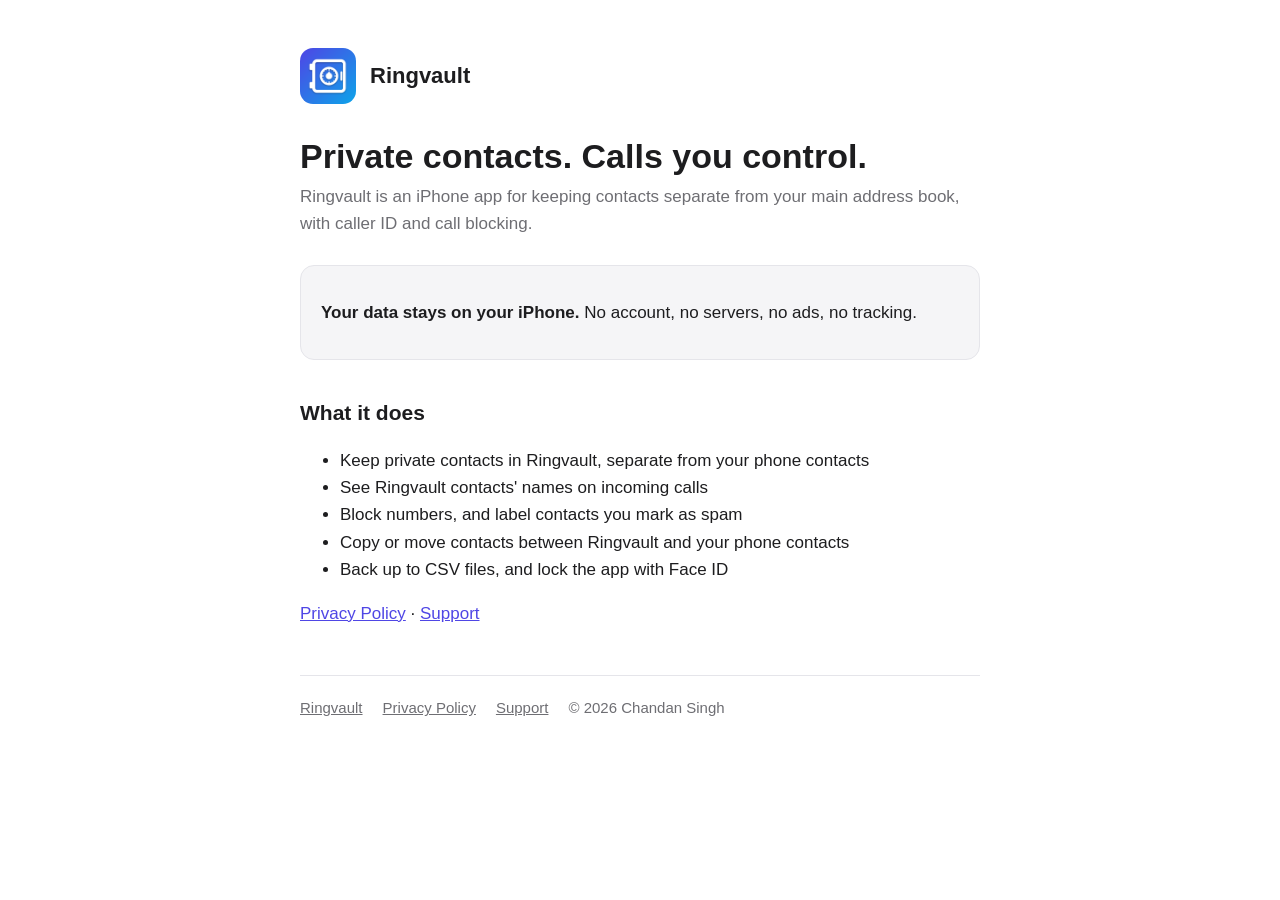
<file: index.html>
<!doctype html>
<html lang="en">
<head>
<meta charset="utf-8">
<meta name="viewport" content="width=device-width, initial-scale=1">
<title>Ringvault</title>
<meta name="description" content="Ringvault keeps your private contacts on your iPhone, with caller ID and spam call blocking.">
<link rel="icon" href="icon.png">
<link rel="stylesheet" href="style.css">
</head>
<body>
<main>
<header><img src="icon.png" alt=""><a href="">Ringvault</a></header>
<h1>Private contacts. Calls you control.</h1>
<p class="meta">Ringvault is an iPhone app for keeping contacts separate from your main address book, with caller ID and call blocking.</p>
<div class="summary">
<p><strong>Your data stays on your iPhone.</strong> No account, no servers, no ads, no tracking.</p>
</div>
<h2>What it does</h2>
<ul>
<li>Keep private contacts in Ringvault, separate from your phone contacts</li>
<li>See Ringvault contacts' names on incoming calls</li>
<li>Block numbers, and label contacts you mark as spam</li>
<li>Copy or move contacts between Ringvault and your phone contacts</li>
<li>Back up to CSV files, and lock the app with Face ID</li>
</ul>
<p><a href="privacy/">Privacy Policy</a> · <a href="support/">Support</a></p>

<nav><a href="">Ringvault</a><a href="privacy/">Privacy Policy</a><a href="support/">Support</a><span>© 2026 Chandan Singh</span></nav>
</main>
</body>
</html>
</file>
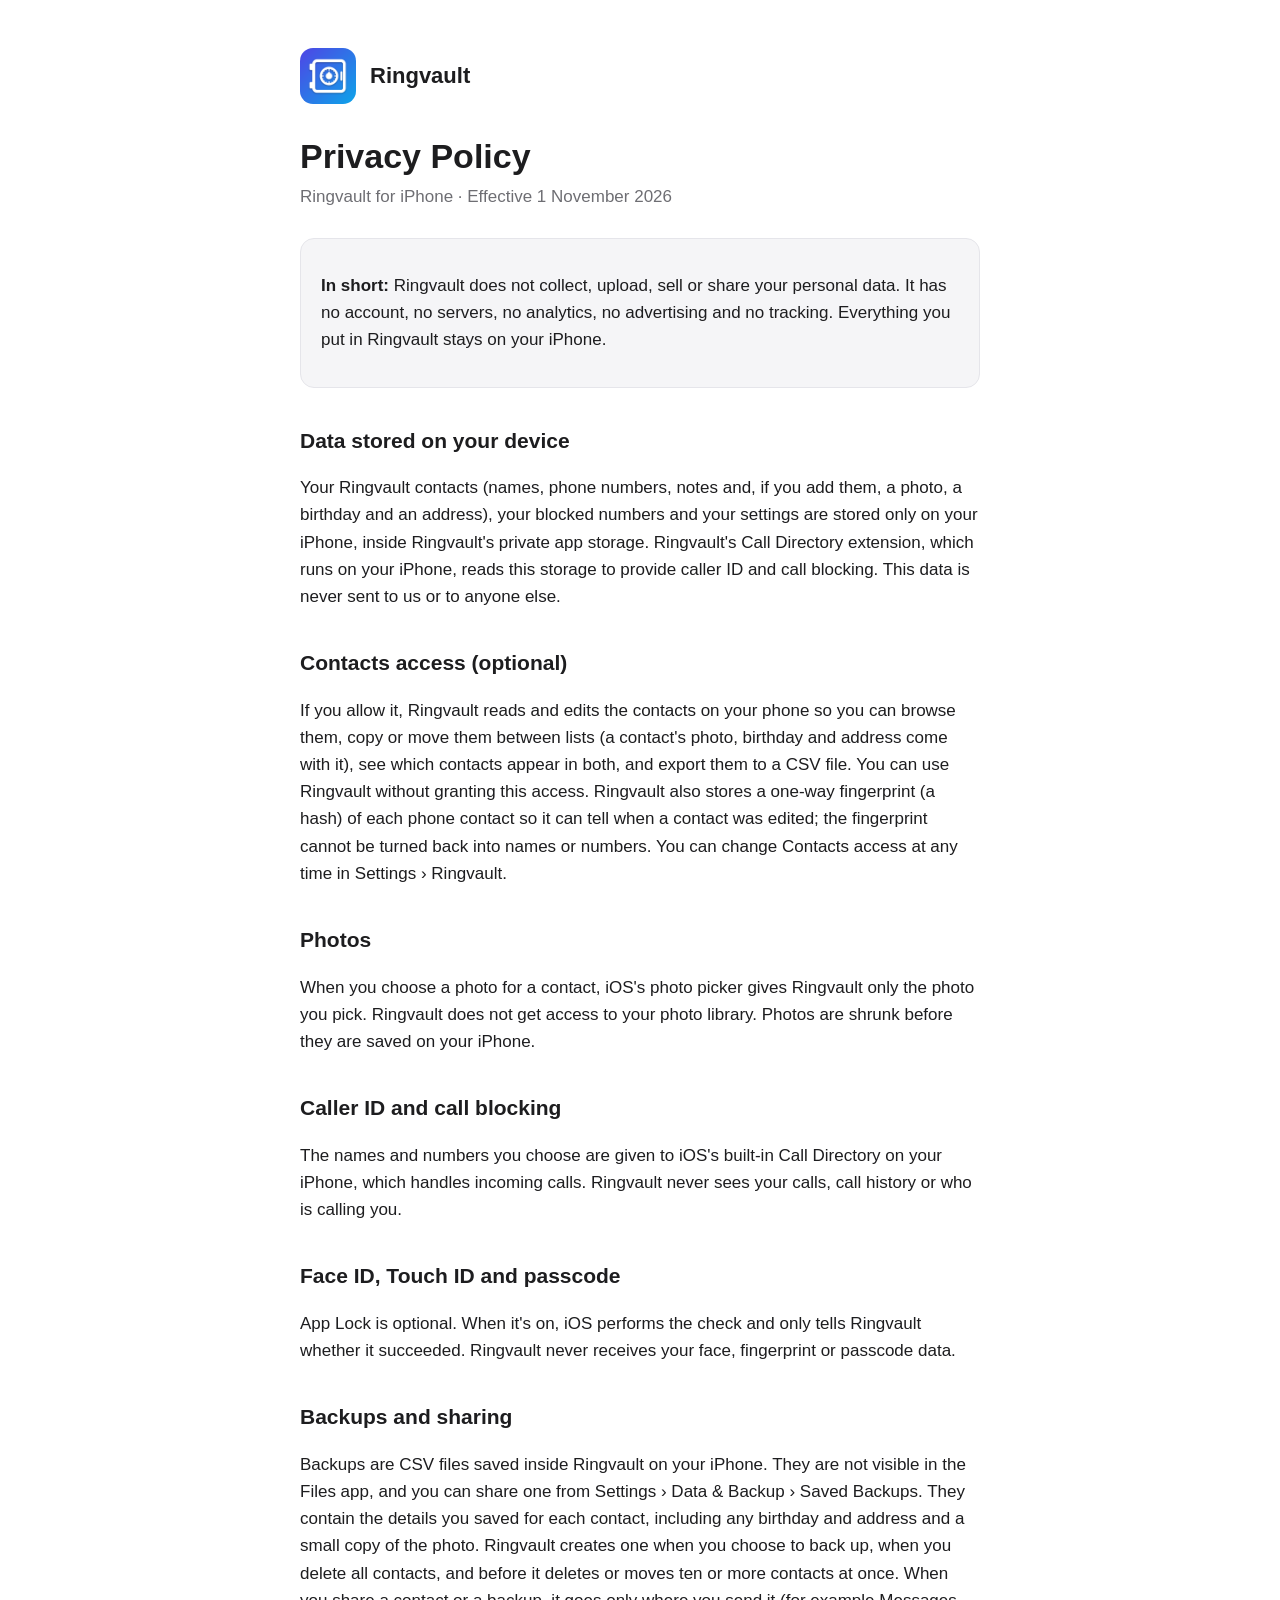
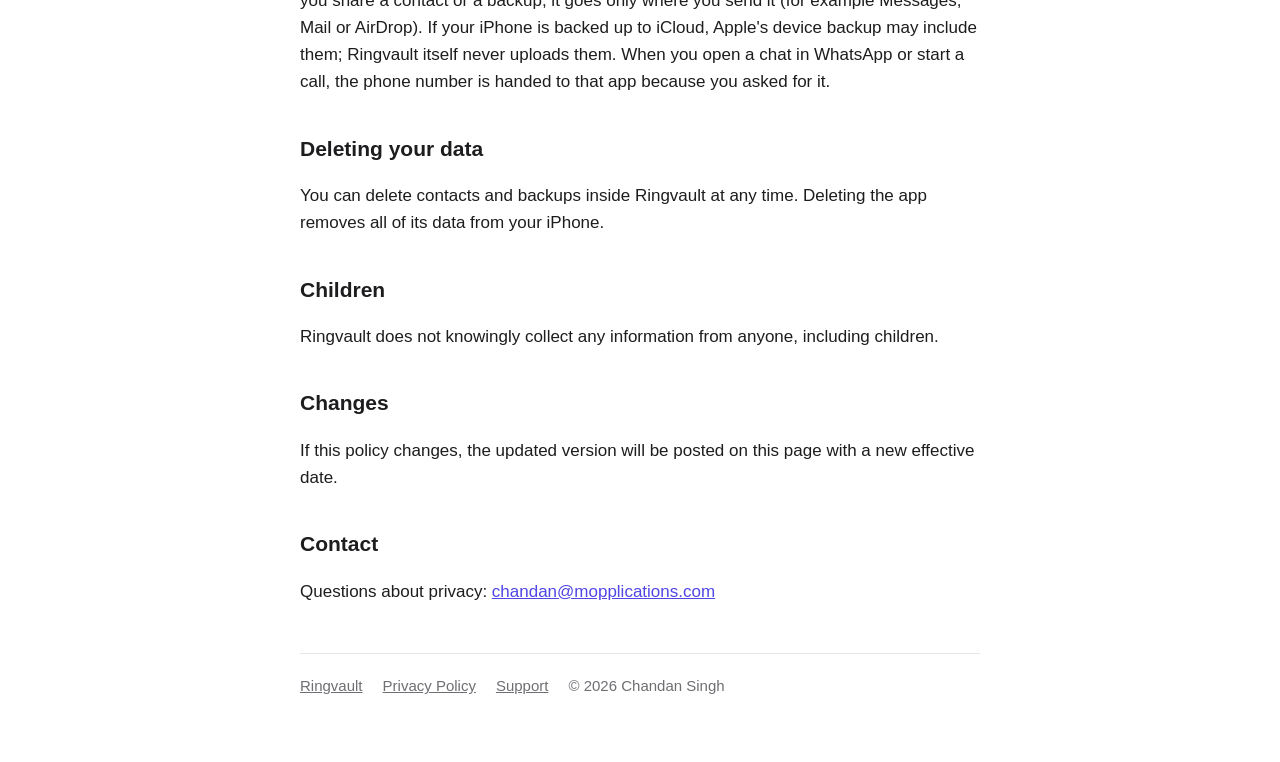
<file: privacy/index.html>
<!doctype html>
<html lang="en">
<head>
<meta charset="utf-8">
<meta name="viewport" content="width=device-width, initial-scale=1">
<title>Privacy Policy – Ringvault</title>
<meta name="description" content="How Ringvault handles your data: it stays on your device.">
<link rel="icon" href="../icon.png">
<link rel="stylesheet" href="../style.css">
</head>
<body>
<main>
<header><img src="../icon.png" alt=""><a href="../">Ringvault</a></header>
<h1>Privacy Policy</h1>
<p class="meta">Ringvault for iPhone · Effective 1 November 2026</p>
<div class="summary">
<p><strong>In short:</strong> Ringvault does not collect, upload, sell or share your personal data. It has no account, no servers, no analytics, no advertising and no tracking. Everything you put in Ringvault stays on your iPhone.</p>
</div>

<h2>Data stored on your device</h2>
<p>Your Ringvault contacts (names, phone numbers, notes and, if you add them, a photo, a birthday and an address), your blocked numbers and your settings are stored only on your iPhone, inside Ringvault's private app storage. Ringvault's Call Directory extension, which runs on your iPhone, reads this storage to provide caller ID and call blocking. This data is never sent to us or to anyone else.</p>

<h2>Contacts access (optional)</h2>
<p>If you allow it, Ringvault reads and edits the contacts on your phone so you can browse them, copy or move them between lists (a contact's photo, birthday and address come with it), see which contacts appear in both, and export them to a CSV file. You can use Ringvault without granting this access. Ringvault also stores a one-way fingerprint (a hash) of each phone contact so it can tell when a contact was edited; the fingerprint cannot be turned back into names or numbers. You can change Contacts access at any time in Settings › Ringvault.</p>

<h2>Photos</h2>
<p>When you choose a photo for a contact, iOS's photo picker gives Ringvault only the photo you pick. Ringvault does not get access to your photo library. Photos are shrunk before they are saved on your iPhone.</p>

<h2>Caller ID and call blocking</h2>
<p>The names and numbers you choose are given to iOS's built-in Call Directory on your iPhone, which handles incoming calls. Ringvault never sees your calls, call history or who is calling you.</p>

<h2>Face ID, Touch ID and passcode</h2>
<p>App Lock is optional. When it's on, iOS performs the check and only tells Ringvault whether it succeeded. Ringvault never receives your face, fingerprint or passcode data.</p>

<h2>Backups and sharing</h2>
<p>Backups are CSV files saved inside Ringvault on your iPhone. They are not visible in the Files app, and you can share one from Settings › Data &amp; Backup › Saved Backups. They contain the details you saved for each contact, including any birthday and address and a small copy of the photo. Ringvault creates one when you choose to back up, when you delete all contacts, and before it deletes or moves ten or more contacts at once. When you share a contact or a backup, it goes only where you send it (for example Messages, Mail or AirDrop). If your iPhone is backed up to iCloud, Apple's device backup may include them; Ringvault itself never uploads them. When you open a chat in WhatsApp or start a call, the phone number is handed to that app because you asked for it.</p>

<h2>Deleting your data</h2>
<p>You can delete contacts and backups inside Ringvault at any time. Deleting the app removes all of its data from your iPhone.</p>

<h2>Children</h2>
<p>Ringvault does not knowingly collect any information from anyone, including children.</p>

<h2>Changes</h2>
<p>If this policy changes, the updated version will be posted on this page with a new effective date.</p>

<h2>Contact</h2>
<p>Questions about privacy: <a href="mailto:chandan@mopplications.com">chandan@mopplications.com</a></p>

<nav><a href="../">Ringvault</a><a href="../privacy/">Privacy Policy</a><a href="../support/">Support</a><span>© 2026 Chandan Singh</span></nav>
</main>
</body>
</html>
</file>
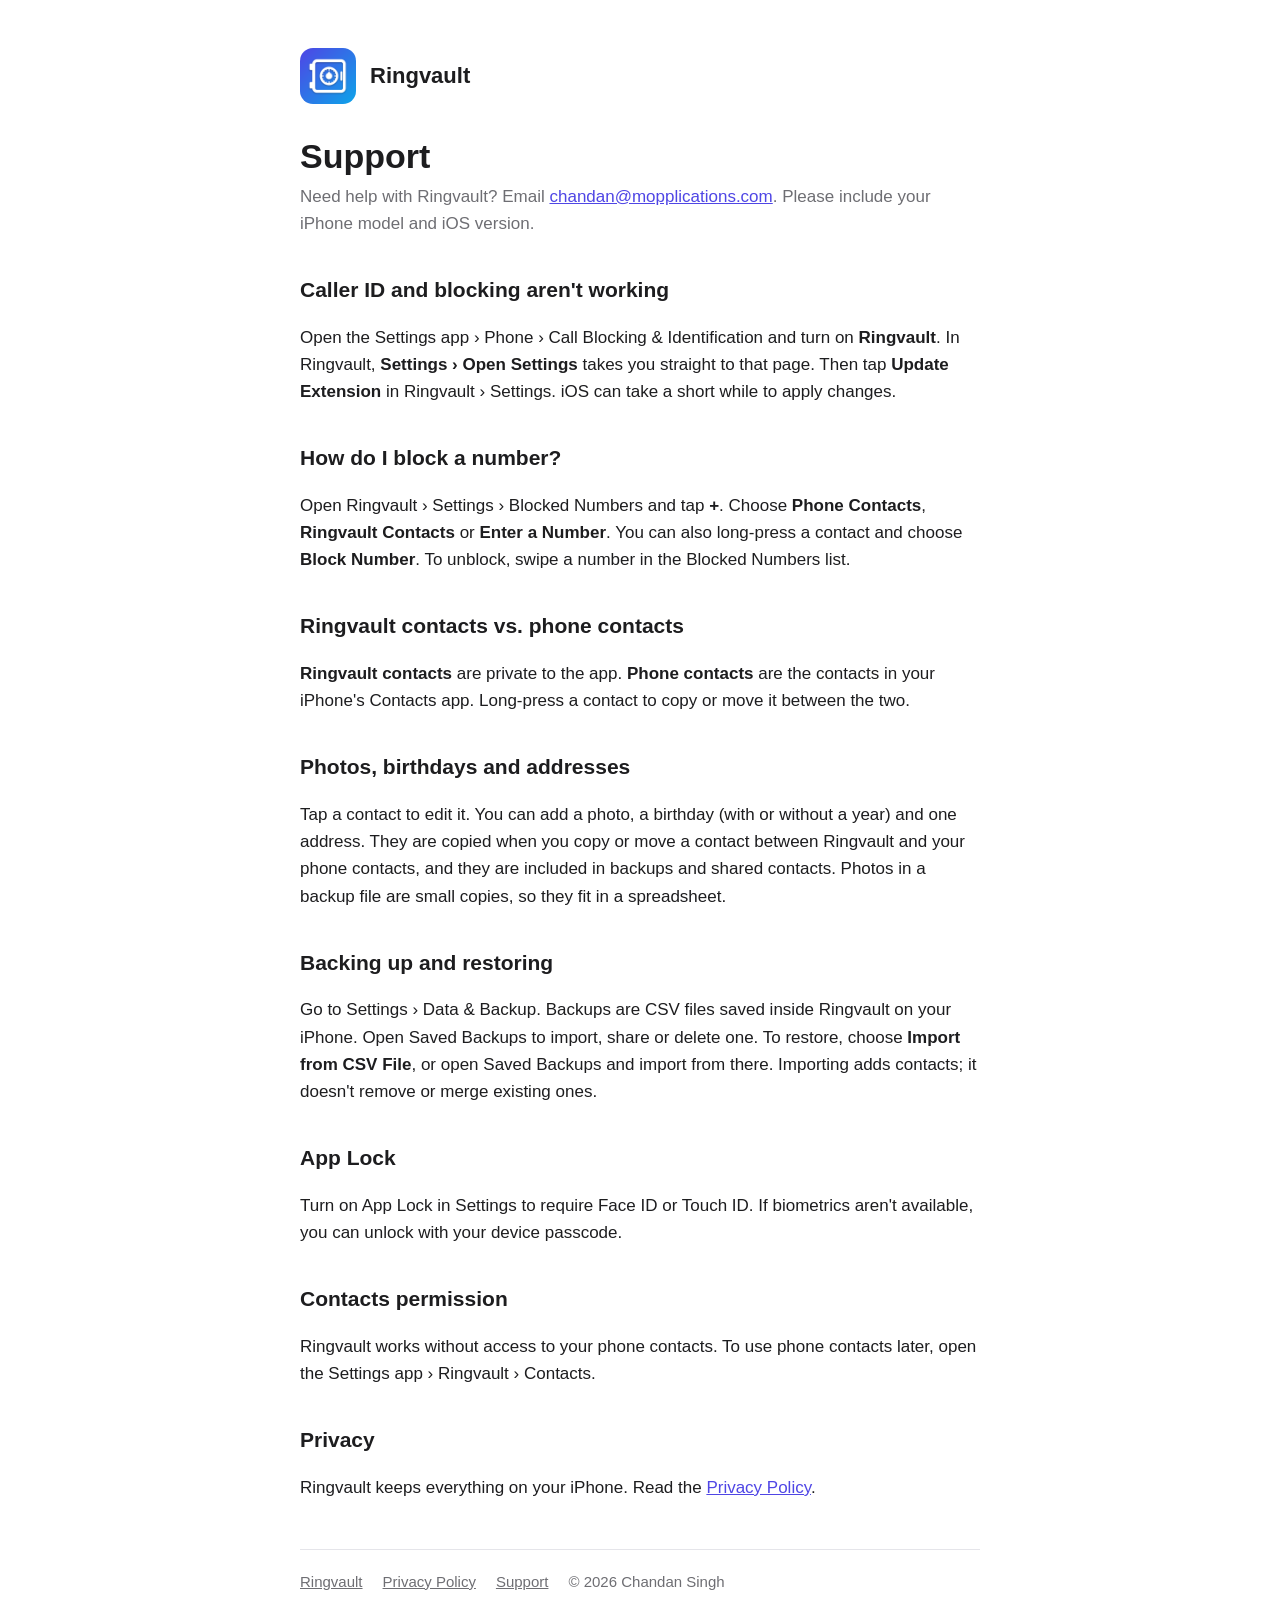
<file: support/index.html>
<!doctype html>
<html lang="en">
<head>
<meta charset="utf-8">
<meta name="viewport" content="width=device-width, initial-scale=1">
<title>Support – Ringvault</title>
<meta name="description" content="Help with Ringvault: caller ID, call blocking, backups and App Lock.">
<link rel="icon" href="../icon.png">
<link rel="stylesheet" href="../style.css">
</head>
<body>
<main>
<header><img src="../icon.png" alt=""><a href="../">Ringvault</a></header>
<h1>Support</h1>
<p class="meta">Need help with Ringvault? Email <a href="mailto:chandan@mopplications.com">chandan@mopplications.com</a>. Please include your iPhone model and iOS version.</p>

<h2>Caller ID and blocking aren't working</h2>
<p>Open the Settings app › Phone › Call Blocking &amp; Identification and turn on <strong>Ringvault</strong>. In Ringvault, <strong>Settings › Open Settings</strong> takes you straight to that page. Then tap <strong>Update Extension</strong> in Ringvault › Settings. iOS can take a short while to apply changes.</p>

<h2>How do I block a number?</h2>
<p>Open Ringvault › Settings › Blocked Numbers and tap <strong>+</strong>. Choose <strong>Phone Contacts</strong>, <strong>Ringvault Contacts</strong> or <strong>Enter a Number</strong>. You can also long-press a contact and choose <strong>Block Number</strong>. To unblock, swipe a number in the Blocked Numbers list.</p>

<h2>Ringvault contacts vs. phone contacts</h2>
<p><strong>Ringvault contacts</strong> are private to the app. <strong>Phone contacts</strong> are the contacts in your iPhone's Contacts app. Long-press a contact to copy or move it between the two.</p>

<h2>Photos, birthdays and addresses</h2>
<p>Tap a contact to edit it. You can add a photo, a birthday (with or without a year) and one address. They are copied when you copy or move a contact between Ringvault and your phone contacts, and they are included in backups and shared contacts. Photos in a backup file are small copies, so they fit in a spreadsheet.</p>

<h2>Backing up and restoring</h2>
<p>Go to Settings › Data &amp; Backup. Backups are CSV files saved inside Ringvault on your iPhone. Open Saved Backups to import, share or delete one. To restore, choose <strong>Import from CSV File</strong>, or open Saved Backups and import from there. Importing adds contacts; it doesn't remove or merge existing ones.</p>

<h2>App Lock</h2>
<p>Turn on App Lock in Settings to require Face ID or Touch ID. If biometrics aren't available, you can unlock with your device passcode.</p>

<h2>Contacts permission</h2>
<p>Ringvault works without access to your phone contacts. To use phone contacts later, open the Settings app › Ringvault › Contacts.</p>

<h2>Privacy</h2>
<p>Ringvault keeps everything on your iPhone. Read the <a href="../privacy/">Privacy Policy</a>.</p>

<nav><a href="../">Ringvault</a><a href="../privacy/">Privacy Policy</a><a href="../support/">Support</a><span>© 2026 Chandan Singh</span></nav>
</main>
</body>
</html>
</file>
<file: style.css>
:root { --bg: #ffffff; --fg: #1d1d1f; --muted: #6e6e73; --accent: #4f46e5; --card: #f5f5f7; --border: #e5e5ea; }
@media (prefers-color-scheme: dark) {
  :root { --bg: #000000; --fg: #f5f5f7; --muted: #a1a1a6; --accent: #8b85ff; --card: #1c1c1e; --border: #2c2c2e; }
}
* { box-sizing: border-box; }
body { margin: 0; background: var(--bg); color: var(--fg); font: 17px/1.6 -apple-system, BlinkMacSystemFont, "Segoe UI", Roboto, sans-serif; }
main { max-width: 720px; margin: 0 auto; padding: 48px 20px 64px; }
header { display: flex; align-items: center; gap: 14px; margin-bottom: 32px; }
header img { width: 56px; height: 56px; border-radius: 13px; }
header a { color: inherit; text-decoration: none; font-weight: 700; font-size: 22px; }
h1 { font-size: 34px; line-height: 1.2; margin: 0 0 6px; }
h2 { font-size: 21px; margin: 36px 0 8px; }
p, li { color: var(--fg); }
.meta { color: var(--muted); margin: 0 0 28px; }
.summary { background: var(--card); border: 1px solid var(--border); border-radius: 14px; padding: 16px 20px; }
a { color: var(--accent); }
nav { display: flex; gap: 20px; margin-top: 48px; padding-top: 20px; border-top: 1px solid var(--border); color: var(--muted); font-size: 15px; flex-wrap: wrap; }
nav a { color: var(--muted); }
</file>
